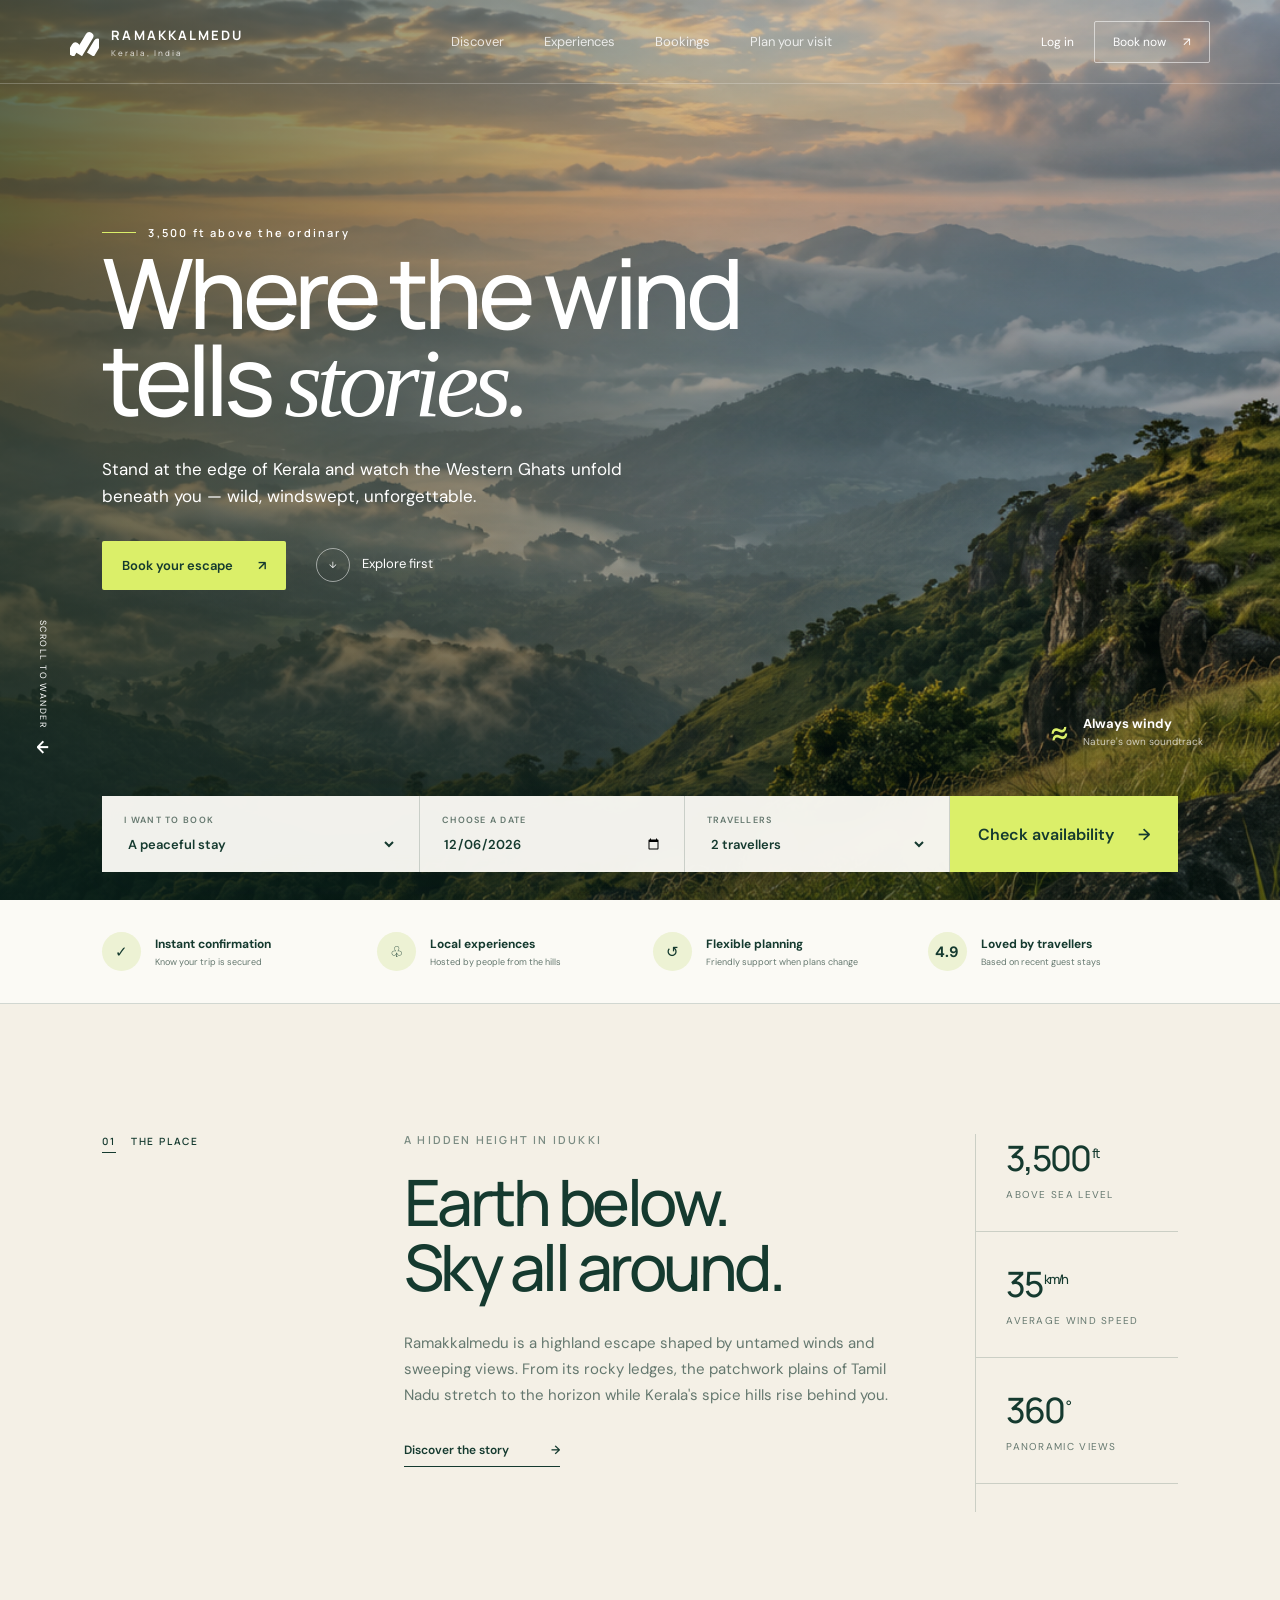
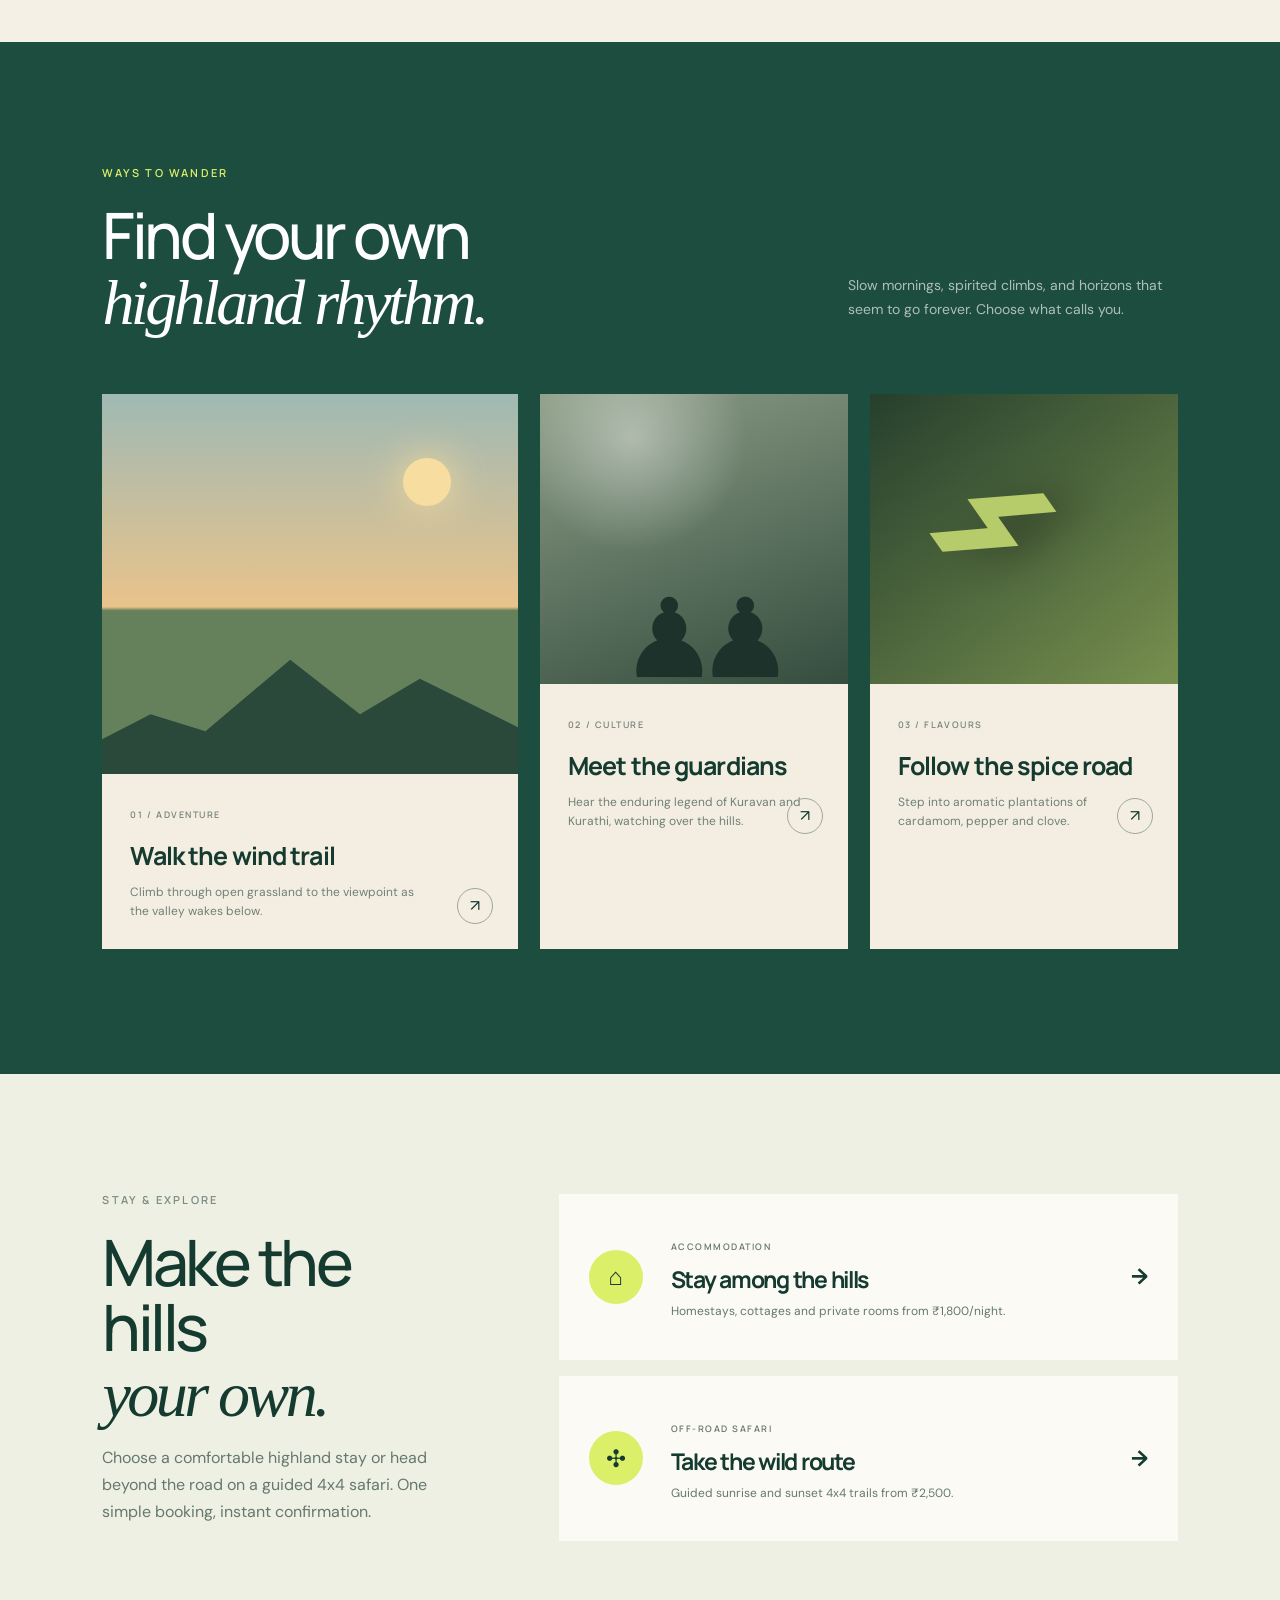
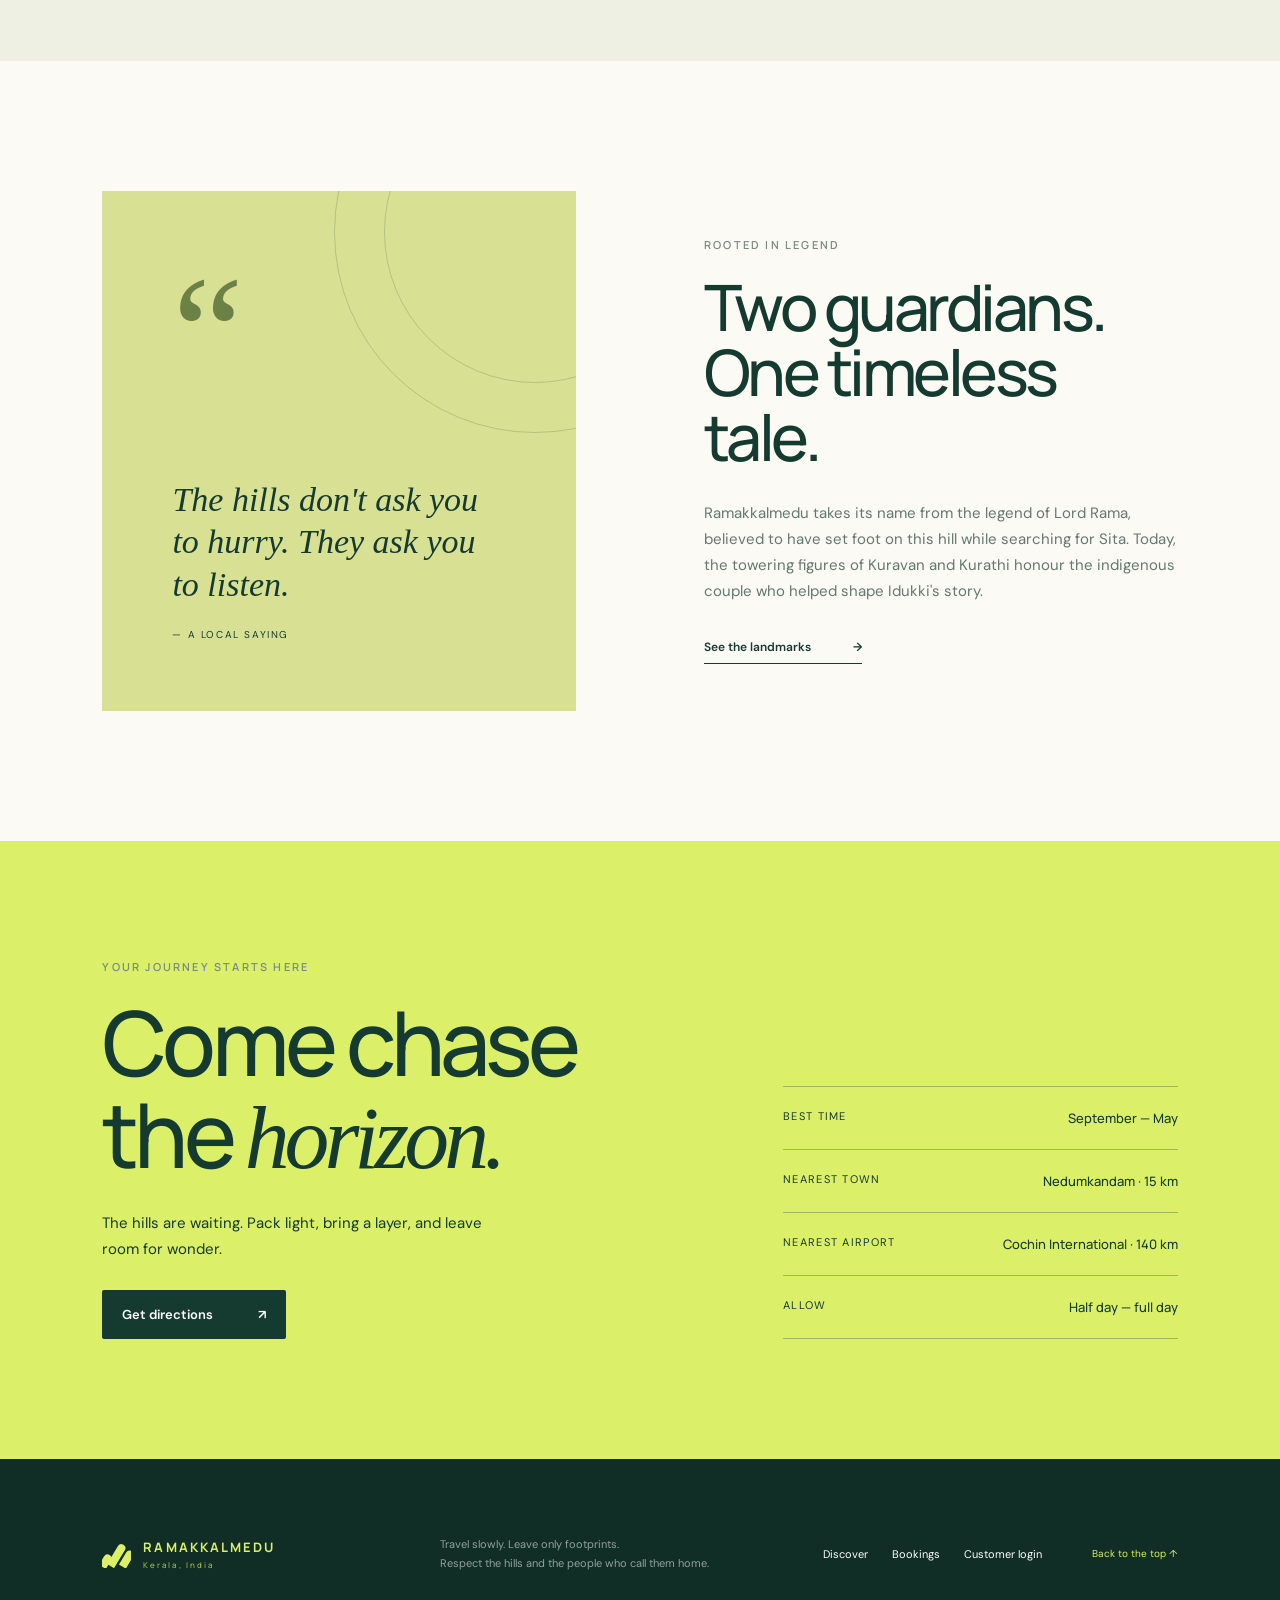
<file: index.html>
<!doctype html>
<html lang="en">
<head>
  <meta charset="UTF-8" />
  <meta name="viewport" content="width=device-width, initial-scale=1.0" />
  <meta name="description" content="Discover Ramakkalmedu — Kerala's wind-kissed hill country, panoramic viewpoints and living highland culture." />
  <title>Ramakkalmedu — Where the Wind Tells Stories</title>
  <link rel="preconnect" href="https://fonts.googleapis.com" />
  <link rel="preconnect" href="https://fonts.gstatic.com" crossorigin />
  <link href="https://fonts.googleapis.com/css2?family=DM+Sans:wght@400;500;600&family=Manrope:wght@400;500;600;700&display=swap" rel="stylesheet" />
  <link rel="stylesheet" href="styles.css" />
</head>
<body>
  <header class="site-header" id="top">
    <a href="#top" class="brand" aria-label="Ramakkalmedu home">
      <span class="brand-mark"><i></i><i></i><i></i></span>
      <span>RAMAKKALMEDU<small>Kerala, India</small></span>
    </a>
    <button class="menu-toggle" aria-label="Open navigation" aria-expanded="false"><span></span><span></span></button>
    <nav aria-label="Main navigation">
      <a href="#discover">Discover</a>
      <a href="#experiences">Experiences</a>
      <a href="booking.html">Bookings</a>
      <a href="#plan">Plan your visit</a>
    </nav>
    <div class="header-actions"><a class="login-link" href="login.html">Log in</a><a class="header-cta" href="booking.html">Book now <span>↗</span></a></div>
  </header>

  <main>
    <section class="hero" aria-labelledby="hero-title">
      <img class="hero-image" src="assets/ramakkalmedu-hero.png" alt="Golden sunrise over the misty green hills of Ramakkalmedu" />
      <div class="hero-shade"></div>
      <div class="hero-content reveal">
        <p class="eyebrow"><span></span> 3,500 ft above the ordinary</p>
        <h1 id="hero-title">Where the wind<br />tells <em>stories.</em></h1>
        <p class="hero-copy">Stand at the edge of Kerala and watch the Western Ghats unfold beneath you — wild, windswept, unforgettable.</p>
        <div class="hero-actions">
          <a class="button button-light" href="booking.html">Book your escape <span>↗</span></a>
          <a class="text-link" href="#discover"><span class="play">↓</span> Explore first</a>
        </div>
      </div>
      <div class="weather-card" aria-label="Current destination conditions">
        <span class="weather-icon">≈</span>
        <div><strong>Always windy</strong><small>Nature's own soundtrack</small></div>
      </div>
      <a class="scroll-cue" href="#discover"><span>Scroll to wander</span><b>↓</b></a>
      <form class="quick-book" id="quick-book" aria-label="Quick booking search">
        <div class="quick-field"><label for="quick-type">I want to book</label><select id="quick-type"><option value="stay">A peaceful stay</option><option value="safari">An off-road safari</option></select></div>
        <div class="quick-field"><label for="quick-date">Choose a date</label><input id="quick-date" type="date" required /></div>
        <div class="quick-field"><label for="quick-guests">Travellers</label><select id="quick-guests"><option>1 traveller</option><option selected>2 travellers</option><option>3 travellers</option><option>4+ travellers</option></select></div>
        <button type="submit">Check availability <span>→</span></button>
      </form>
    </section>

    <section class="trust-strip" aria-label="Booking benefits">
      <div><span>✓</span><p><strong>Instant confirmation</strong><small>Know your trip is secured</small></p></div>
      <div><span>♧</span><p><strong>Local experiences</strong><small>Hosted by people from the hills</small></p></div>
      <div><span>↺</span><p><strong>Flexible planning</strong><small>Friendly support when plans change</small></p></div>
      <div class="guest-love"><b>4.9</b><p><strong>Loved by travellers</strong><small>Based on recent guest stays</small></p></div>
    </section>

    <section class="intro section" id="discover">
      <div class="section-label reveal"><span>01</span> The place</div>
      <div class="intro-copy reveal">
        <p class="kicker">A HIDDEN HEIGHT IN IDUKKI</p>
        <h2>Earth below.<br />Sky all around.</h2>
        <p>Ramakkalmedu is a highland escape shaped by untamed winds and sweeping views. From its rocky ledges, the patchwork plains of Tamil Nadu stretch to the horizon while Kerala's spice hills rise behind you.</p>
        <a class="arrow-link" href="#story">Discover the story <span>→</span></a>
      </div>
      <div class="stat-stack reveal">
        <div><strong>3,500<sup>ft</sup></strong><span>above sea level</span></div>
        <div><strong>35<sup>km/h</sup></strong><span>average wind speed</span></div>
        <div><strong>360<sup>°</sup></strong><span>panoramic views</span></div>
      </div>
    </section>

    <section class="experience-section" id="experiences">
      <div class="section-head reveal">
        <div><p class="kicker">WAYS TO WANDER</p><h2>Find your own<br /><em>highland rhythm.</em></h2></div>
        <p>Slow mornings, spirited climbs, and horizons that seem to go forever. Choose what calls you.</p>
      </div>
      <div class="experience-grid">
        <article class="experience-card large reveal">
          <div class="card-art trek"><div class="ridge"></div><span class="sun"></span></div>
          <div class="card-content"><span>01 / ADVENTURE</span><h3>Walk the wind trail</h3><p>Climb through open grassland to the viewpoint as the valley wakes below.</p><a href="#plan" aria-label="Plan a wind trail walk">↗</a></div>
        </article>
        <article class="experience-card reveal">
          <div class="card-art culture"><div class="statues">♟ ♟</div></div>
          <div class="card-content"><span>02 / CULTURE</span><h3>Meet the guardians</h3><p>Hear the enduring legend of Kuravan and Kurathi, watching over the hills.</p><a href="#story" aria-label="Read the local story">↗</a></div>
        </article>
        <article class="experience-card reveal">
          <div class="card-art spice"><div class="leaf">⌁</div></div>
          <div class="card-content"><span>03 / FLAVOURS</span><h3>Follow the spice road</h3><p>Step into aromatic plantations of cardamom, pepper and clove.</p><a href="#plan" aria-label="Explore the spice road">↗</a></div>
        </article>
      </div>
    </section>

    <section class="book-section" id="book">
      <div class="book-intro reveal">
        <p class="kicker">STAY &amp; EXPLORE</p>
        <h2>Make the hills<br /><em>your own.</em></h2>
        <p>Choose a comfortable highland stay or head beyond the road on a guided 4x4 safari. One simple booking, instant confirmation.</p>
      </div>
      <div class="book-options">
        <a class="book-option reveal" href="booking.html?type=stay">
          <span class="book-icon">⌂</span><div><small>ACCOMMODATION</small><h3>Stay among the hills</h3><p>Homestays, cottages and private rooms from &#8377;1,800/night.</p></div><b>→</b>
        </a>
        <a class="book-option reveal" href="booking.html?type=safari">
          <span class="book-icon">✣</span><div><small>OFF-ROAD SAFARI</small><h3>Take the wild route</h3><p>Guided sunrise and sunset 4x4 trails from &#8377;2,500.</p></div><b>→</b>
        </a>
      </div>
    </section>

    <section class="story section" id="story">
      <div class="story-visual reveal">
        <div class="quote-mark">“</div>
        <blockquote>The hills don't ask you to hurry. They ask you to listen.</blockquote>
        <span>— A local saying</span>
      </div>
      <div class="story-copy reveal">
        <p class="kicker">ROOTED IN LEGEND</p>
        <h2>Two guardians.<br />One timeless tale.</h2>
        <p>Ramakkalmedu takes its name from the legend of Lord Rama, believed to have set foot on this hill while searching for Sita. Today, the towering figures of Kuravan and Kurathi honour the indigenous couple who helped shape Idukki's story.</p>
        <a class="arrow-link" href="#plan">See the landmarks <span>→</span></a>
      </div>
    </section>

    <section class="plan" id="plan">
      <div class="plan-content reveal">
        <p class="kicker">YOUR JOURNEY STARTS HERE</p>
        <h2>Come chase<br />the <em>horizon.</em></h2>
        <p>The hills are waiting. Pack light, bring a layer, and leave room for wonder.</p>
        <a class="button button-dark" href="https://www.google.com/maps/search/?api=1&query=Ramakkalmedu%20Kerala" target="_blank" rel="noreferrer">Get directions <span>↗</span></a>
      </div>
      <div class="plan-details reveal">
        <div><span>Best time</span><strong>September — May</strong></div>
        <div><span>Nearest town</span><strong>Nedumkandam · 15 km</strong></div>
        <div><span>Nearest airport</span><strong>Cochin International · 140 km</strong></div>
        <div><span>Allow</span><strong>Half day — full day</strong></div>
      </div>
    </section>
  </main>

  <footer>
    <a href="#top" class="brand footer-brand"><span class="brand-mark"><i></i><i></i><i></i></span><span>RAMAKKALMEDU<small>Kerala, India</small></span></a>
    <p>Travel slowly. Leave only footprints.<br />Respect the hills and the people who call them home.</p>
    <div class="footer-links"><a href="#discover">Discover</a><a href="booking.html">Bookings</a><a href="login.html">Customer login</a></div>
    <a class="back-top" href="#top">Back to the top ↑</a>
  </footer>
  <a class="mobile-book" href="booking.html"><span>Plan your escape</span><b>Book now →</b></a>
  <script src="script.js"></script>
</body>
</html>
</file>
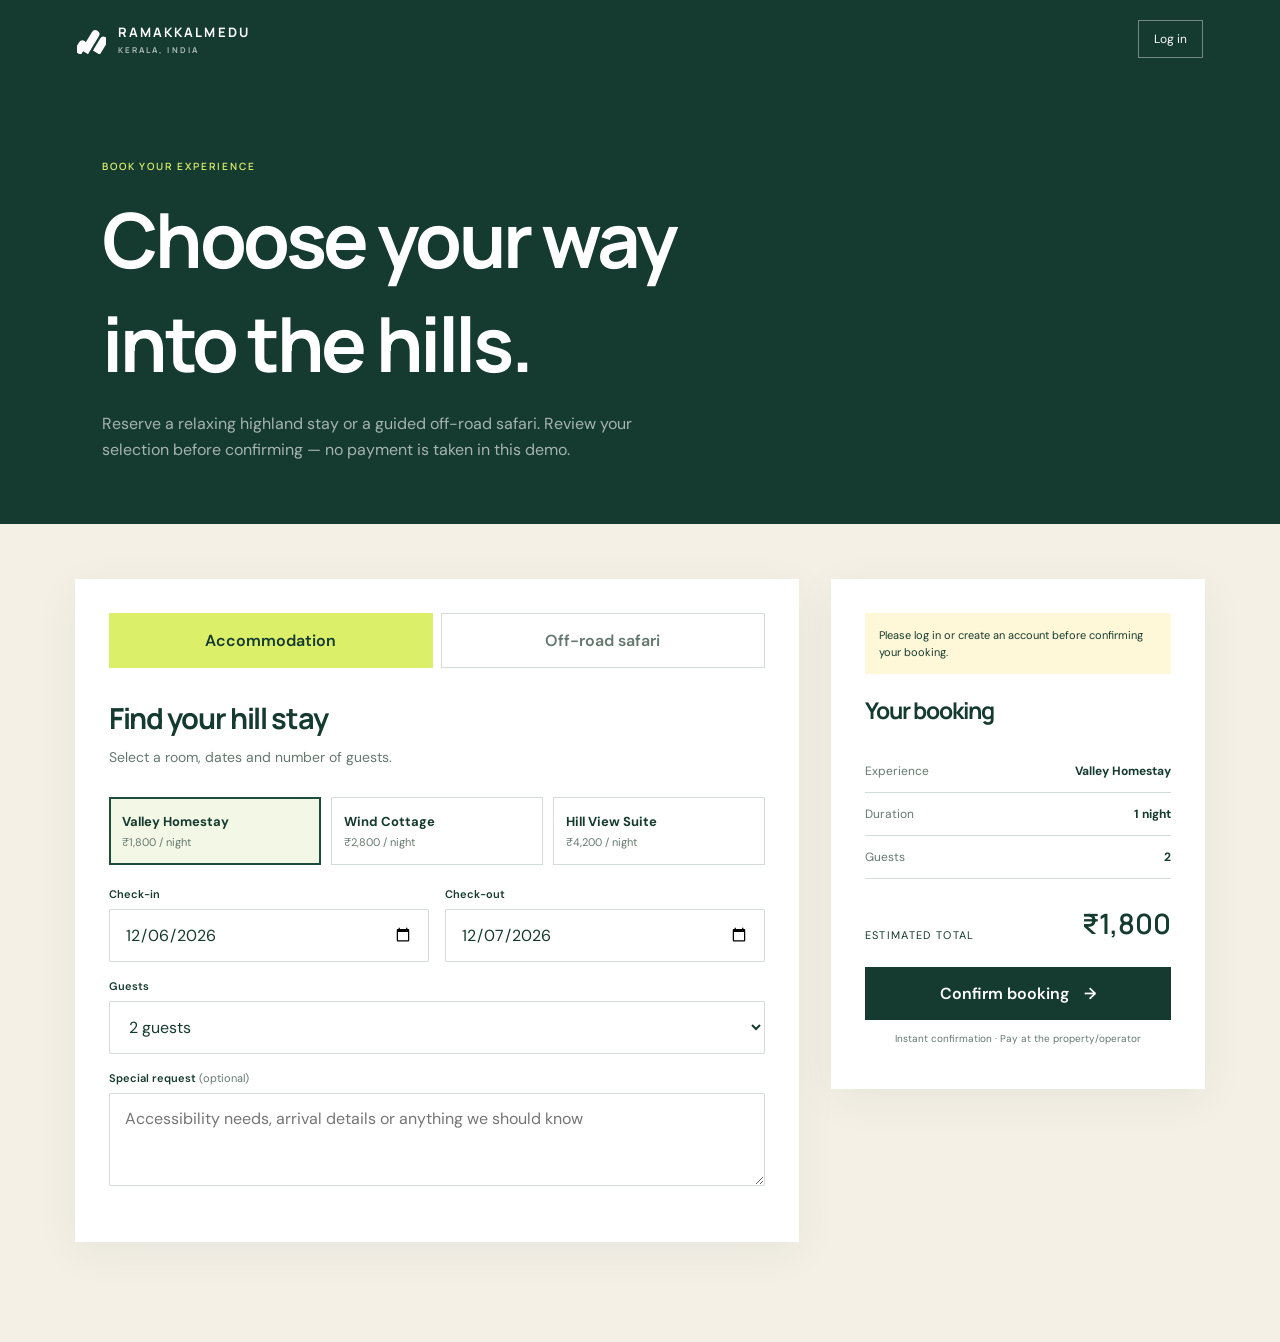
<file: booking.html>
<!doctype html><html lang="en"><head><meta charset="UTF-8"><meta name="viewport" content="width=device-width,initial-scale=1"><title>Book your visit | Ramakkalmedu</title><link rel="preconnect" href="https://fonts.googleapis.com"><link href="https://fonts.googleapis.com/css2?family=DM+Sans:wght@400;500;600&family=Manrope:wght@500;600;700&display=swap" rel="stylesheet"><link rel="stylesheet" href="portal.css"></head><body>
<header class="portal-header"><a class="brand" href="index.html"><span class="brand-mark"><i></i><i></i><i></i></span><span>RAMAKKALMEDU<small>KERALA, INDIA</small></span></a><nav class="portal-nav"><span id="welcome-user"></span><a id="auth-link" class="nav-button" href="login.html?next=booking.html">Log in</a></nav></header>
<section class="booking-hero"><p class="eyebrow">BOOK YOUR EXPERIENCE</p><h1>Choose your way<br />into the hills.</h1><p>Reserve a relaxing highland stay or a guided off-road safari. Review your selection before confirming &mdash; no payment is taken in this demo.</p></section>
<main class="booking-shell">
  <section class="booking-card"><div class="booking-tabs" role="tablist"><button class="booking-tab active" data-tab="stay" role="tab">Accommodation</button><button class="booking-tab" data-tab="safari" role="tab">Off-road safari</button></div><div id="booking-message" class="message" role="alert"></div>
    <form id="booking-form">
      <div class="booking-pane active" data-pane="stay"><h2>Find your hill stay</h2><p class="subcopy">Select a room, dates and number of guests.</p><div class="option-grid"><div class="choice"><input type="radio" name="stayType" id="homestay" value="Valley Homestay" data-price="1800" checked><label for="homestay"><strong>Valley Homestay</strong><span>&#8377;1,800 / night</span></label></div><div class="choice"><input type="radio" name="stayType" id="cottage" value="Wind Cottage" data-price="2800"><label for="cottage"><strong>Wind Cottage</strong><span>&#8377;2,800 / night</span></label></div><div class="choice"><input type="radio" name="stayType" id="suite" value="Hill View Suite" data-price="4200"><label for="suite"><strong>Hill View Suite</strong><span>&#8377;4,200 / night</span></label></div></div><div class="field-row"><div class="field"><label for="checkin">Check-in</label><input id="checkin" name="checkin" type="date"></div><div class="field"><label for="checkout">Check-out</label><input id="checkout" name="checkout" type="date"></div></div><div class="field"><label for="guests">Guests</label><select id="guests" name="guests"><option value="1">1 guest</option><option value="2" selected>2 guests</option><option value="3">3 guests</option><option value="4">4 guests</option><option value="5">5 guests</option><option value="6">6 guests</option></select></div></div>
      <div class="booking-pane" data-pane="safari"><h2>Pick your wild route</h2><p class="subcopy">Private 4x4 vehicle, local guide and safety briefing included.</p><div class="option-grid"><div class="choice"><input type="radio" name="safariType" id="sunrise" value="Sunrise Trail" data-price="2500" checked><label for="sunrise"><strong>Sunrise Trail</strong><span>&#8377;2,500 / jeep</span></label></div><div class="choice"><input type="radio" name="safariType" id="forest" value="Forest & Spice Trail" data-price="3200"><label for="forest"><strong>Forest &amp; Spice</strong><span>&#8377;3,200 / jeep</span></label></div><div class="choice"><input type="radio" name="safariType" id="sunset" value="Sunset Ridge" data-price="2900"><label for="sunset"><strong>Sunset Ridge</strong><span>&#8377;2,900 / jeep</span></label></div></div><div class="field-row"><div class="field"><label for="safariDate">Safari date</label><input id="safariDate" name="safariDate" type="date"></div><div class="field"><label for="safariTime">Preferred time</label><select id="safariTime" name="safariTime"><option value="06:00 AM">06:00 AM</option><option value="09:00 AM">09:00 AM</option><option value="03:30 PM">03:30 PM</option><option value="05:00 PM">05:00 PM</option></select></div></div><div class="field"><label for="passengers">Passengers</label><select id="passengers" name="passengers"><option value="1">1 passenger</option><option value="2">2 passengers</option><option value="3">3 passengers</option><option value="4" selected>4 passengers</option><option value="5">5 passengers</option><option value="6">6 passengers</option></select></div></div>
      <div class="field"><label for="note">Special request <span style="font-weight:400;color:#65786f">(optional)</span></label><textarea id="note" name="note" rows="3" placeholder="Accessibility needs, arrival details or anything we should know"></textarea></div>
    </form>
  </section>
  <aside class="summary-card"><div id="login-note" class="signed-out-note">Please log in or create an account before confirming your booking.</div><h3>Your booking</h3><div class="summary-row"><span>Experience</span><strong id="summary-name">Valley Homestay</strong></div><div class="summary-row"><span id="summary-unit-label">Duration</span><strong id="summary-unit">1 night</strong></div><div class="summary-row"><span>Guests</span><strong id="summary-guests">2</strong></div><div class="summary-total"><span>Estimated total</span><strong id="summary-total">&#8377;1,800</strong></div><button type="submit" form="booking-form" class="primary-button">Confirm booking <span>&rarr;</span></button><p class="secure-note">Instant confirmation &middot; Pay at the property/operator</p></aside>
  <section id="my-bookings" class="account-card my-bookings hidden"><p class="eyebrow">YOUR TRIPS</p><h2>My bookings</h2><div id="bookings-list"></div></section>
</main><script src="account.js"></script><script src="booking.js"></script></body></html>
</file>
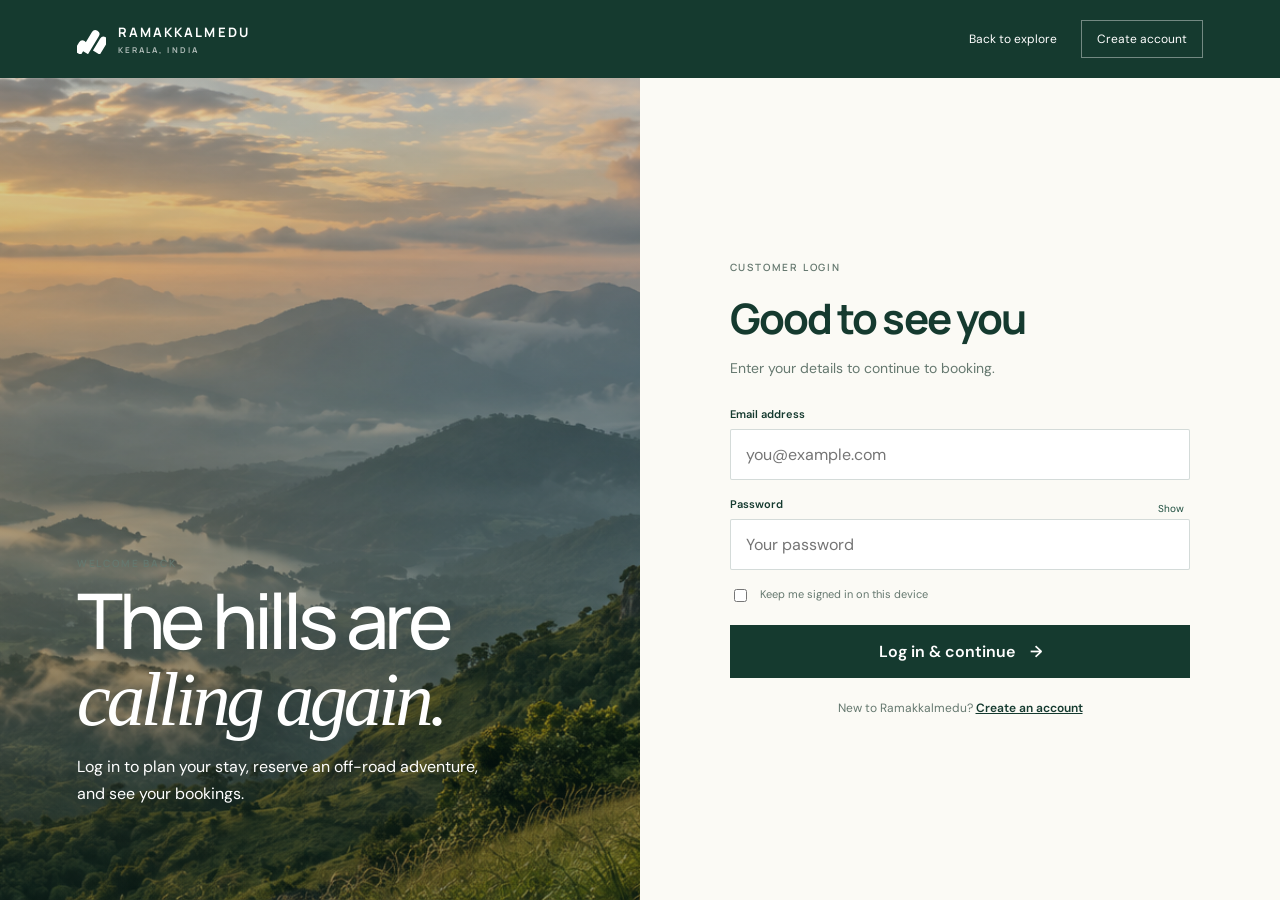
<file: login.html>
<!doctype html><html lang="en"><head><meta charset="UTF-8"><meta name="viewport" content="width=device-width,initial-scale=1"><title>Customer login | Ramakkalmedu</title><link rel="preconnect" href="https://fonts.googleapis.com"><link href="https://fonts.googleapis.com/css2?family=DM+Sans:wght@400;500;600&family=Manrope:wght@500;600;700&display=swap" rel="stylesheet"><link rel="stylesheet" href="portal.css"></head><body>
<header class="portal-header"><a class="brand" href="index.html"><span class="brand-mark"><i></i><i></i><i></i></span><span>RAMAKKALMEDU<small>KERALA, INDIA</small></span></a><nav class="portal-nav"><a class="home-label" href="index.html">Back to explore</a><a class="nav-button" href="register.html">Create account</a></nav></header>
<main class="auth-shell"><section class="auth-visual"><p class="eyebrow">WELCOME BACK</p><h1>The hills are<br /><em>calling again.</em></h1><p>Log in to plan your stay, reserve an off-road adventure, and see your bookings.</p></section><section class="auth-panel"><div class="form-wrap"><p class="eyebrow">CUSTOMER LOGIN</p><h2>Good to see you</h2><p class="subcopy">Enter your details to continue to booking.</p><div id="form-message" class="message" role="alert"></div><form id="login-form"><div class="field"><label for="email">Email address</label><input id="email" name="email" type="email" autocomplete="email" placeholder="you@example.com" required></div><div class="field"><div class="password-line"><label for="password">Password</label><button type="button" data-password-toggle="password">Show</button></div><input id="password" name="password" type="password" autocomplete="current-password" placeholder="Your password" required></div><label class="check-line"><input type="checkbox"><span>Keep me signed in on this device</span></label><button class="primary-button" type="submit">Log in &amp; continue <span>&rarr;</span></button></form><p class="switch-copy">New to Ramakkalmedu? <a href="register.html">Create an account</a></p></div></section></main><script src="account.js"></script></body></html>
</file>
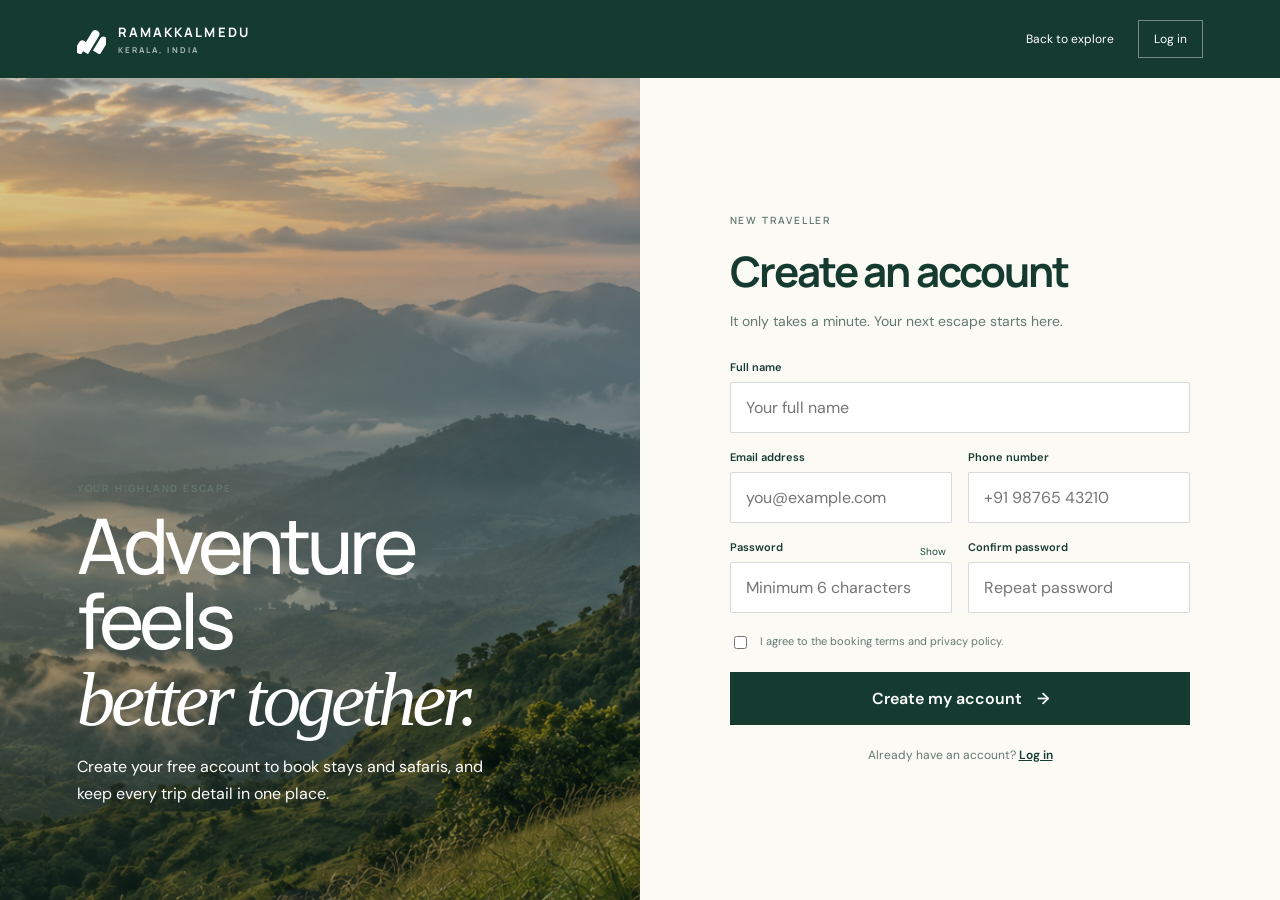
<file: register.html>
<!doctype html><html lang="en"><head><meta charset="UTF-8"><meta name="viewport" content="width=device-width,initial-scale=1"><title>Create account | Ramakkalmedu</title><link rel="preconnect" href="https://fonts.googleapis.com"><link href="https://fonts.googleapis.com/css2?family=DM+Sans:wght@400;500;600&family=Manrope:wght@500;600;700&display=swap" rel="stylesheet"><link rel="stylesheet" href="portal.css"></head><body>
<header class="portal-header"><a class="brand" href="index.html"><span class="brand-mark"><i></i><i></i><i></i></span><span>RAMAKKALMEDU<small>KERALA, INDIA</small></span></a><nav class="portal-nav"><a class="home-label" href="index.html">Back to explore</a><a class="nav-button" href="login.html">Log in</a></nav></header>
<main class="auth-shell"><section class="auth-visual"><p class="eyebrow">YOUR HIGHLAND ESCAPE</p><h1>Adventure feels<br /><em>better together.</em></h1><p>Create your free account to book stays and safaris, and keep every trip detail in one place.</p></section><section class="auth-panel"><div class="form-wrap"><p class="eyebrow">NEW TRAVELLER</p><h2>Create an account</h2><p class="subcopy">It only takes a minute. Your next escape starts here.</p><div id="form-message" class="message" role="alert"></div><form id="register-form"><div class="field"><label for="name">Full name</label><input id="name" name="name" autocomplete="name" placeholder="Your full name" required></div><div class="field-row"><div class="field"><label for="email">Email address</label><input id="email" name="email" type="email" autocomplete="email" placeholder="you@example.com" required></div><div class="field"><label for="phone">Phone number</label><input id="phone" name="phone" type="tel" autocomplete="tel" placeholder="+91 98765 43210" required></div></div><div class="field-row"><div class="field"><div class="password-line"><label for="password">Password</label><button type="button" data-password-toggle="password">Show</button></div><input id="password" name="password" type="password" autocomplete="new-password" placeholder="Minimum 6 characters" required></div><div class="field"><label for="confirmPassword">Confirm password</label><input id="confirmPassword" name="confirmPassword" type="password" autocomplete="new-password" placeholder="Repeat password" required></div></div><label class="check-line"><input type="checkbox" required><span>I agree to the booking terms and privacy policy.</span></label><button class="primary-button" type="submit">Create my account <span>&rarr;</span></button></form><p class="switch-copy">Already have an account? <a href="login.html">Log in</a></p></div></section></main><script src="account.js"></script></body></html>
</file>
<file: styles.css>
:root{--ink:#153a2f;--forest:#1d4d3e;--lime:#dbef69;--cream:#f4f0e6;--paper:#fbfaf5;--muted:#65786f;--line:rgba(21,58,47,.18)}
*{box-sizing:border-box}html{scroll-behavior:smooth}body{margin:0;background:var(--paper);color:var(--ink);font-family:"DM Sans",sans-serif}a{color:inherit;text-decoration:none}button{font:inherit}.site-header{height:84px;position:absolute;z-index:10;top:0;left:0;width:100%;display:flex;align-items:center;padding:0 5.5vw;color:white;border-bottom:1px solid rgba(255,255,255,.23)}.brand{display:flex;align-items:center;gap:12px;font-family:Manrope,sans-serif;font-weight:700;letter-spacing:.16em;font-size:13px}.brand small{display:block;margin-top:3px;font-size:8px;font-weight:500;letter-spacing:.22em;opacity:.72}.brand-mark{position:relative;width:29px;height:29px;display:flex;align-items:end;gap:2px;overflow:hidden}.brand-mark i{display:block;width:9px;background:currentColor;transform:rotate(31deg);border-radius:8px 8px 0 0}.brand-mark i:nth-child(1){height:14px}.brand-mark i:nth-child(2){height:25px}.brand-mark i:nth-child(3){height:18px}.site-header nav{margin:auto;display:flex;gap:40px;font-size:13px}.site-header nav a{opacity:.8;transition:.2s}.site-header nav a:hover{opacity:1}.header-cta{border:1px solid rgba(255,255,255,.55);padding:12px 18px;border-radius:2px;font-size:12px}.header-cta span{margin-left:14px}.menu-toggle{display:none;background:none;border:0;color:white}.hero{position:relative;min-height:760px;height:100vh;color:white;overflow:hidden}.hero-image,.hero-shade{position:absolute;inset:0;width:100%;height:100%;object-fit:cover}.hero-shade{background:linear-gradient(90deg,rgba(6,30,24,.65) 0%,rgba(5,28,24,.18) 55%,rgba(8,28,25,.13)),linear-gradient(0deg,rgba(4,23,20,.45),transparent 45%)}.hero-content{position:absolute;z-index:2;top:24%;left:8%;max-width:720px}.eyebrow,.kicker{font:600 11px/1 Manrope,sans-serif;letter-spacing:.2em}.eyebrow{display:flex;align-items:center;gap:12px}.eyebrow span{width:34px;height:1px;background:var(--lime)}h1,h2,h3{font-family:Manrope,sans-serif;margin:0;letter-spacing:-.055em}h1{font-size:clamp(64px,7.6vw,116px);line-height:.89;font-weight:500}em{font-family:Georgia,serif;font-weight:400}.hero-copy{font-size:17px;line-height:1.6;max-width:525px;margin:30px 0}.hero-actions{display:flex;align-items:center;gap:30px}.button{display:inline-flex;align-items:center;justify-content:space-between;min-width:184px;padding:16px 20px;font-size:13px;font-weight:600;border-radius:2px}.button-light{background:var(--lime);color:var(--ink)}.text-link{font-size:13px}.play{border:1px solid rgba(255,255,255,.5);border-radius:50%;width:34px;height:34px;display:inline-grid;place-items:center;font-size:9px;margin-right:9px}.weather-card{position:absolute;right:6%;bottom:58px;z-index:2;display:flex;align-items:center;gap:14px}.weather-icon{font-size:36px;color:var(--lime);transform:rotate(-8deg)}.weather-card strong,.weather-card small{display:block}.weather-card strong{font-size:13px}.weather-card small{font-size:10px;opacity:.7;margin-top:3px}.scroll-cue{position:absolute;z-index:3;left:2.5%;bottom:48px;display:flex;align-items:center;gap:12px;writing-mode:vertical-rl;font-size:9px;letter-spacing:.16em;text-transform:uppercase}.scroll-cue b{font-size:16px}.section{padding:130px 8vw}.intro{display:grid;grid-template-columns:1fr 2.2fr .9fr;gap:6vw;background:var(--cream)}.section-label{font:600 10px Manrope,sans-serif;letter-spacing:.18em;text-transform:uppercase}.section-label span{border-bottom:1px solid var(--ink);margin-right:11px;padding-bottom:4px}.kicker{color:#7a8b82;margin:0 0 24px}.intro-copy h2,.story-copy h2,.section-head h2,.plan h2{font-size:clamp(45px,5vw,74px);line-height:1.02;font-weight:500}.intro-copy>p:not(.kicker),.story-copy>p:not(.kicker){max-width:570px;color:var(--muted);line-height:1.75;font-size:15px;margin:30px 0}.arrow-link{display:inline-flex;gap:42px;align-items:center;font-size:12px;font-weight:600;border-bottom:1px solid var(--ink);padding-bottom:8px}.stat-stack{border-left:1px solid var(--line)}.stat-stack div{padding:0 0 28px 30px;margin-bottom:28px;border-bottom:1px solid var(--line)}.stat-stack strong{display:block;font:500 35px Manrope,sans-serif;letter-spacing:-.06em}.stat-stack sup{font-size:13px;margin-left:2px}.stat-stack span{font-size:10px;text-transform:uppercase;letter-spacing:.13em;color:var(--muted)}.experience-section{background:var(--forest);color:white;padding:125px 8vw}.section-head{display:flex;justify-content:space-between;align-items:end;margin-bottom:58px}.section-head .kicker{color:var(--lime)}.section-head>p{width:330px;line-height:1.7;color:rgba(255,255,255,.64);font-size:14px}.experience-grid{display:grid;grid-template-columns:1.35fr 1fr 1fr;gap:22px}.experience-card{background:#f3eee1;color:var(--ink)}.card-art{height:290px;position:relative;overflow:hidden}.experience-card.large .card-art{height:380px}.trek{background:linear-gradient(#9fb9b4,#e9c38b 56%,#65815b 57%)}.ridge{position:absolute;left:-10%;right:-10%;bottom:-50px;height:210px;background:#2b493a;clip-path:polygon(0 70%,18% 48%,29% 56%,46% 22%,60% 48%,72% 31%,100% 64%,100% 100%,0 100%)}.ridge:after{content:"";position:absolute;left:58%;top:35px;width:3px;height:32px;background:#172d25;box-shadow:5px 10px 0 -1px #172d25}.sun{position:absolute;right:16%;top:17%;width:48px;height:48px;border-radius:50%;background:#f8dda0;box-shadow:0 0 40px #f8dda0}.culture{background:linear-gradient(160deg,#8c9d86,#344d3e)}.culture:before{content:"";position:absolute;inset:0;background:radial-gradient(circle at 30% 15%,rgba(255,255,255,.4),transparent 35%)}.statues{font:110px Georgia;color:#1d322a;position:absolute;bottom:-20px;left:26%;letter-spacing:-25px}.spice{background:linear-gradient(140deg,#263f2d,#78904e)}.leaf{position:absolute;font-size:240px;line-height:1;transform:rotate(-35deg);color:#b6cb69;left:15%;top:0;text-shadow:20px 20px 40px rgba(0,0,0,.35)}.card-content{position:relative;padding:28px}.card-content>span{font:600 9px Manrope;letter-spacing:.17em;color:#78847d}.card-content h3{font-size:25px;margin:15px 0 10px;letter-spacing:-.035em}.card-content p{font-size:12px;line-height:1.6;color:#708077;max-width:290px;margin:0}.card-content>a{position:absolute;right:25px;bottom:25px;border:1px solid #9ba79e;border-radius:50%;width:36px;height:36px;display:grid;place-items:center}.story{display:grid;grid-template-columns:1fr 1fr;gap:10vw;align-items:center}.story-visual{min-height:520px;background:#d8e094;position:relative;padding:70px;display:flex;flex-direction:column;justify-content:flex-end;overflow:hidden}.story-visual:before,.story-visual:after{content:"";position:absolute;width:400px;height:400px;border:1px solid rgba(21,58,47,.18);border-radius:50%;top:-160px;right:-160px}.story-visual:after{width:300px;height:300px;top:-110px;right:-110px}.quote-mark{font:160px Georgia;line-height:.4;color:#6c8146;position:absolute;top:110px}.story-visual blockquote{font:italic 34px/1.25 Georgia;margin:0 0 22px;max-width:480px}.story-visual span{font-size:10px;letter-spacing:.16em;text-transform:uppercase}.plan{background:var(--lime);padding:120px 8vw;display:grid;grid-template-columns:1.4fr 1fr;gap:10vw;align-items:end}.plan h2{font-size:clamp(58px,7vw,100px)}.plan-content>p:not(.kicker){font-size:15px;max-width:420px;line-height:1.7;margin:28px 0}.button-dark{background:var(--ink);color:white}.plan-details{border-top:1px solid rgba(21,58,47,.3)}.plan-details div{padding:22px 0;border-bottom:1px solid rgba(21,58,47,.3);display:flex;justify-content:space-between}.plan-details span{font-size:11px;text-transform:uppercase;letter-spacing:.12em}.plan-details strong{font:500 13px Manrope}footer{background:#102e26;color:white;padding:65px 8vw;display:grid;grid-template-columns:1.3fr 1.5fr 1fr auto;align-items:center;gap:40px}.footer-brand{color:var(--lime)}footer p{font-size:11px;line-height:1.7;color:rgba(255,255,255,.55)}.footer-links{display:flex;gap:24px;font-size:11px}.back-top{font-size:10px;color:var(--lime)}.reveal{opacity:0;transform:translateY(28px);transition:opacity .8s ease,transform .8s ease}.reveal.visible{opacity:1;transform:none}
@media(max-width:900px){.site-header{padding:0 22px}.site-header nav,.header-cta{display:none}.menu-toggle{display:block;margin-left:auto}.menu-toggle span{display:block;width:26px;height:1px;background:white;margin:7px}.site-header.open{height:auto;padding-bottom:26px;flex-wrap:wrap;background:#153a2f}.site-header.open nav{display:flex;width:100%;flex-direction:column;gap:18px;padding-top:24px}.hero-content{left:7%;top:22%}.scroll-cue{display:none}.intro{grid-template-columns:1fr}.stat-stack{border-left:0;display:grid;grid-template-columns:repeat(3,1fr)}.stat-stack div{padding-left:0}.experience-grid{grid-template-columns:1fr 1fr}.experience-card.large{grid-column:1/-1}.story{grid-template-columns:1fr}.plan{grid-template-columns:1fr}footer{grid-template-columns:1fr 1fr}.footer-links{justify-content:end}}
@media(max-width:600px){.hero{min-height:700px}.hero-content{top:21%;right:7%}h1{font-size:57px}.hero-copy{font-size:14px;max-width:340px}.hero-actions{align-items:flex-start;flex-direction:column;gap:18px}.weather-card{display:none}.section,.experience-section,.plan{padding:90px 24px}.intro{gap:48px}.stat-stack{grid-template-columns:1fr}.section-head{display:block}.section-head>p{width:auto;margin-top:24px}.experience-grid{grid-template-columns:1fr}.experience-card.large{grid-column:auto}.experience-card.large .card-art,.card-art{height:280px}.story{gap:50px}.story-visual{min-height:430px;padding:38px}.story-visual blockquote{font-size:28px}.plan h2{font-size:58px}.plan-details div{gap:20px}.plan-details strong{text-align:right}footer{grid-template-columns:1fr}.footer-links{justify-content:flex-start;flex-wrap:wrap}.back-top{margin-top:10px}}
.header-actions{display:flex;align-items:center;gap:20px}.login-link{font-size:12px}.book-section{padding:120px 8vw;background:#eef0e4;display:grid;grid-template-columns:.8fr 1.4fr;gap:8vw}.book-intro h2{font-size:clamp(45px,5vw,74px);line-height:1.02;font-weight:500}.book-intro>p:last-child{color:var(--muted);line-height:1.7;max-width:430px}.book-options{display:grid;gap:16px}.book-option{background:var(--paper);padding:30px;display:grid;grid-template-columns:60px 1fr auto;gap:22px;align-items:center;transition:transform .25s,box-shadow .25s}.book-option:hover{transform:translateY(-4px);box-shadow:0 18px 40px rgba(21,58,47,.09)}.book-icon{width:54px;height:54px;border-radius:50%;background:var(--lime);display:grid;place-items:center;font-size:24px}.book-option small{font:600 9px Manrope;letter-spacing:.17em;color:var(--muted)}.book-option h3{font-size:23px;margin:8px 0}.book-option p{font-size:12px;color:var(--muted);margin:0}.book-option b{font-size:22px}
@media(max-width:900px){.header-actions{margin-left:auto;margin-right:15px}.login-link{display:none}.book-section{grid-template-columns:1fr}.site-header.open .header-actions{display:none}}
@media(max-width:600px){.book-section{padding:90px 24px}.book-option{grid-template-columns:48px 1fr;padding:22px}.book-icon{width:44px;height:44px}.book-option b{display:none}}
.quick-book{position:absolute;z-index:4;left:8%;right:8%;bottom:28px;background:rgba(251,250,245,.96);color:var(--ink);display:grid;grid-template-columns:1.2fr 1fr 1fr auto;box-shadow:0 15px 55px rgba(5,28,24,.2);backdrop-filter:blur(12px)}.quick-field{padding:18px 22px;border-right:1px solid var(--line)}.quick-field label{display:block;font-size:9px;font-weight:600;letter-spacing:.14em;text-transform:uppercase;color:var(--muted);margin-bottom:7px}.quick-field select,.quick-field input{width:100%;border:0;background:transparent;color:var(--ink);font:600 13px "DM Sans";outline:none}.quick-book button{border:0;background:var(--lime);color:var(--ink);padding:0 28px;font-weight:600;cursor:pointer}.quick-book button span{margin-left:20px}.trust-strip{padding:32px 8vw;background:var(--paper);display:grid;grid-template-columns:repeat(4,1fr);gap:25px;border-bottom:1px solid var(--line)}.trust-strip>div{display:flex;align-items:center;gap:14px}.trust-strip>div>span,.guest-love>b{width:39px;height:39px;border-radius:50%;background:#edf2d4;display:grid;place-items:center;font-size:15px}.trust-strip p{margin:0}.trust-strip strong,.trust-strip small{display:block}.trust-strip strong{font-size:12px}.trust-strip small{font-size:9px;color:var(--muted);margin-top:4px}.mobile-book{display:none}.button,.header-cta,.quick-book button,.book-option,.card-content>a{transition:transform .2s,background .2s,box-shadow .2s}.button:hover,.header-cta:hover,.quick-book button:hover{transform:translateY(-2px);box-shadow:0 10px 24px rgba(8,40,32,.18)}.experience-card{transition:transform .3s,box-shadow .3s}.experience-card:hover{transform:translateY(-7px);box-shadow:0 20px 45px rgba(4,25,20,.23)}a:focus-visible,button:focus-visible,input:focus-visible,select:focus-visible{outline:3px solid #f3b94b;outline-offset:3px}.hero{padding-bottom:90px}.weather-card,.scroll-cue{bottom:145px}
@media(max-width:900px){.quick-book{left:22px;right:22px;grid-template-columns:1fr 1fr}.quick-book button{min-height:58px}.trust-strip{grid-template-columns:1fr 1fr}.hero{padding-bottom:140px}.weather-card{bottom:185px}}
@media(max-width:600px){body{padding-bottom:68px}.quick-book{display:none}.trust-strip{grid-template-columns:1fr 1fr;padding:28px 24px;gap:24px 14px}.trust-strip>div{align-items:flex-start}.trust-strip small{line-height:1.4}.mobile-book{position:fixed;z-index:30;display:flex;align-items:center;justify-content:space-between;left:0;right:0;bottom:0;background:var(--lime);color:var(--ink);padding:15px 22px;box-shadow:0 -8px 30px rgba(8,40,32,.16);font-size:11px}.mobile-book b{font-size:13px}.hero{padding-bottom:0}.weather-card{bottom:58px}}
@media(prefers-reduced-motion:reduce){html{scroll-behavior:auto}.reveal{opacity:1;transform:none;transition:none}}
</file>
<file: portal.css>
:root{--ink:#153a2f;--forest:#1d4d3e;--lime:#dbef69;--cream:#f4f0e6;--paper:#fbfaf5;--muted:#65786f;--line:rgba(21,58,47,.18);--danger:#b3483f}*{box-sizing:border-box}body{margin:0;color:var(--ink);background:var(--cream);font-family:"DM Sans",sans-serif}a{color:inherit;text-decoration:none}button,input,select,textarea{font:inherit}.portal-header{height:78px;padding:0 6vw;background:var(--ink);color:white;display:flex;align-items:center;justify-content:space-between}.brand{display:flex;align-items:center;gap:12px;font:700 13px Manrope;letter-spacing:.16em}.brand small{display:block;font-size:8px;opacity:.65;margin-top:3px}.brand-mark{width:29px;height:29px;display:flex;align-items:end;gap:2px;overflow:hidden}.brand-mark i{width:9px;background:currentColor;transform:rotate(31deg);border-radius:8px 8px 0 0}.brand-mark i:nth-child(1){height:14px}.brand-mark i:nth-child(2){height:25px}.brand-mark i:nth-child(3){height:18px}.portal-nav{display:flex;align-items:center;gap:24px;font-size:12px}.nav-button{border:1px solid rgba(255,255,255,.4);padding:10px 15px}.auth-shell{min-height:calc(100vh - 78px);display:grid;grid-template-columns:1fr 1fr}.auth-visual{background:linear-gradient(0deg,rgba(9,37,30,.45),rgba(9,37,30,.12)),url('assets/ramakkalmedu-hero.png') center/cover;min-height:620px;padding:6vw;color:white;display:flex;flex-direction:column;justify-content:flex-end}.auth-visual h1{font:500 clamp(48px,6vw,82px)/.98 Manrope;margin:0;letter-spacing:-.055em}.auth-visual h1 em{font-family:Georgia;font-weight:400}.auth-visual p{max-width:430px;line-height:1.7}.auth-panel{padding:7vw;display:flex;align-items:center;background:var(--paper)}.form-wrap{width:100%;max-width:520px;margin:auto}.eyebrow{font:600 10px Manrope;letter-spacing:.18em;color:var(--muted)}h1,h2,h3{font-family:Manrope;margin:0;letter-spacing:-.045em}.form-wrap h2{font-size:42px;margin:15px 0 10px}.subcopy{color:var(--muted);font-size:14px;line-height:1.6;margin:0 0 28px}.field-row{display:grid;grid-template-columns:1fr 1fr;gap:16px}.field{margin-bottom:17px}.field label{display:block;font-size:11px;font-weight:600;margin-bottom:8px}.field input,.field select,.field textarea{width:100%;border:1px solid var(--line);background:white;color:var(--ink);padding:14px 15px;outline:none;border-radius:2px}.field input:focus,.field select:focus,.field textarea:focus{border-color:var(--forest);box-shadow:0 0 0 3px rgba(29,77,62,.08)}.password-line{display:flex;justify-content:space-between}.password-line button{background:none;border:0;color:var(--forest);font-size:10px;cursor:pointer}.primary-button{width:100%;border:0;background:var(--ink);color:white;padding:16px 20px;font-weight:600;cursor:pointer;display:flex;justify-content:center;gap:15px}.primary-button:hover{background:var(--forest)}.switch-copy{text-align:center;font-size:12px;color:var(--muted);margin-top:22px}.switch-copy a{font-weight:600;color:var(--ink);text-decoration:underline}.message{display:none;padding:12px 14px;margin-bottom:18px;font-size:12px;border-radius:2px}.message.show{display:block}.message.error{background:#f8e5e2;color:var(--danger)}.message.success{background:#e4f0d5;color:var(--ink)}.check-line{display:flex;gap:10px;align-items:flex-start;font-size:11px;color:var(--muted);margin:4px 0 20px}.check-line input{margin-top:2px}.booking-hero{padding:70px 8vw 45px;background:var(--ink);color:white}.booking-hero .eyebrow{color:var(--lime)}.booking-hero h1{font-size:clamp(46px,6vw,76px);margin:12px 0}.booking-hero p{color:rgba(255,255,255,.62);max-width:580px;line-height:1.65}.booking-shell{max-width:1180px;margin:0 auto;padding:55px 25px 100px;display:grid;grid-template-columns:1.45fr .75fr;gap:32px}.booking-card,.summary-card,.account-card{background:white;padding:34px;box-shadow:0 10px 40px rgba(21,58,47,.06)}.booking-tabs{display:grid;grid-template-columns:1fr 1fr;gap:8px;margin-bottom:30px}.booking-tab{border:1px solid var(--line);background:white;padding:16px;cursor:pointer;color:var(--muted);font-weight:600}.booking-tab.active{background:var(--lime);border-color:var(--lime);color:var(--ink)}.booking-pane{display:none}.booking-pane.active{display:block}.booking-pane h2{font-size:29px;margin-bottom:8px}.option-grid{display:grid;grid-template-columns:repeat(3,1fr);gap:10px;margin:22px 0}.choice{position:relative}.choice input{position:absolute;opacity:0}.choice label{display:block;border:1px solid var(--line);padding:15px 12px;cursor:pointer;height:100%;font-size:11px}.choice label strong{display:block;font-size:13px;margin-bottom:5px}.choice label span{color:var(--muted)}.choice input:checked+label{border:2px solid var(--forest);background:#f3f7e6;padding:14px 11px}.summary-card{height:max-content;position:sticky;top:22px}.summary-card h3{font-size:23px;margin-bottom:24px}.summary-row{display:flex;justify-content:space-between;padding:13px 0;border-bottom:1px solid var(--line);font-size:12px}.summary-row span{color:var(--muted)}.summary-total{display:flex;justify-content:space-between;align-items:flex-end;padding:25px 0}.summary-total span{font-size:11px;text-transform:uppercase;letter-spacing:.12em}.summary-total strong{font:600 28px Manrope}.secure-note{text-align:center;font-size:10px;color:var(--muted);margin-top:12px}.signed-out-note{background:#fff8d8;padding:14px;font-size:11px;line-height:1.5;margin-bottom:20px}.my-bookings{grid-column:1/-1}.account-card h2{margin-bottom:20px}.booking-item{display:grid;grid-template-columns:1fr auto;gap:20px;padding:18px 0;border-top:1px solid var(--line)}.booking-item small{display:block;color:var(--muted);margin-top:5px}.booking-status{color:var(--forest);font-size:10px;font-weight:700;background:#edf3d9;padding:7px 10px;height:max-content}.empty-state{color:var(--muted);font-size:13px;padding:20px 0}.hidden{display:none!important}
@media(max-width:850px){.auth-shell{grid-template-columns:1fr}.auth-visual{min-height:360px}.auth-panel{padding:70px 24px}.booking-shell{grid-template-columns:1fr}.summary-card{position:static}.portal-nav .home-label{display:none}}@media(max-width:550px){.portal-header{padding:0 20px}.field-row,.option-grid{grid-template-columns:1fr}.auth-visual{padding:35px 24px}.auth-visual h1{font-size:45px}.booking-card,.summary-card,.account-card{padding:24px}.booking-hero{padding:55px 24px 35px}.portal-nav{gap:10px}.nav-button{padding:9px}.booking-item{grid-template-columns:1fr}}
</file>
